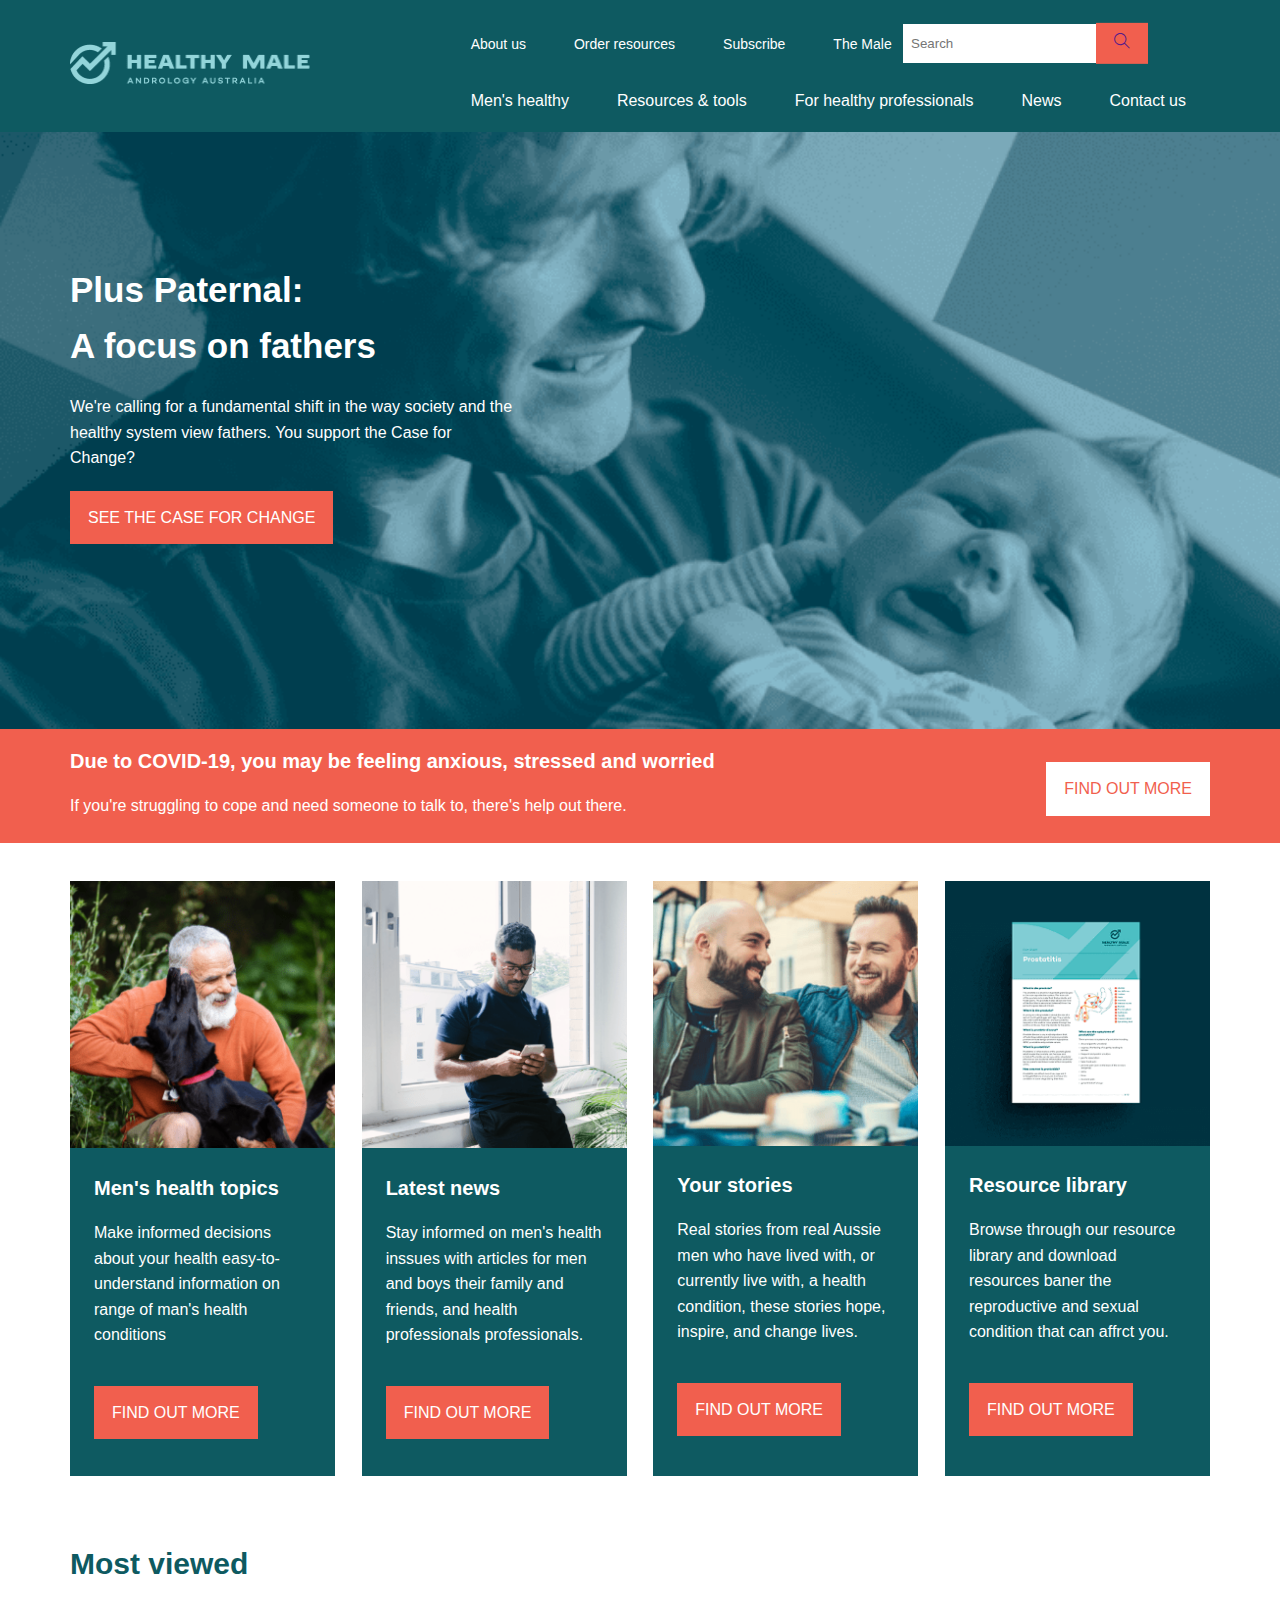
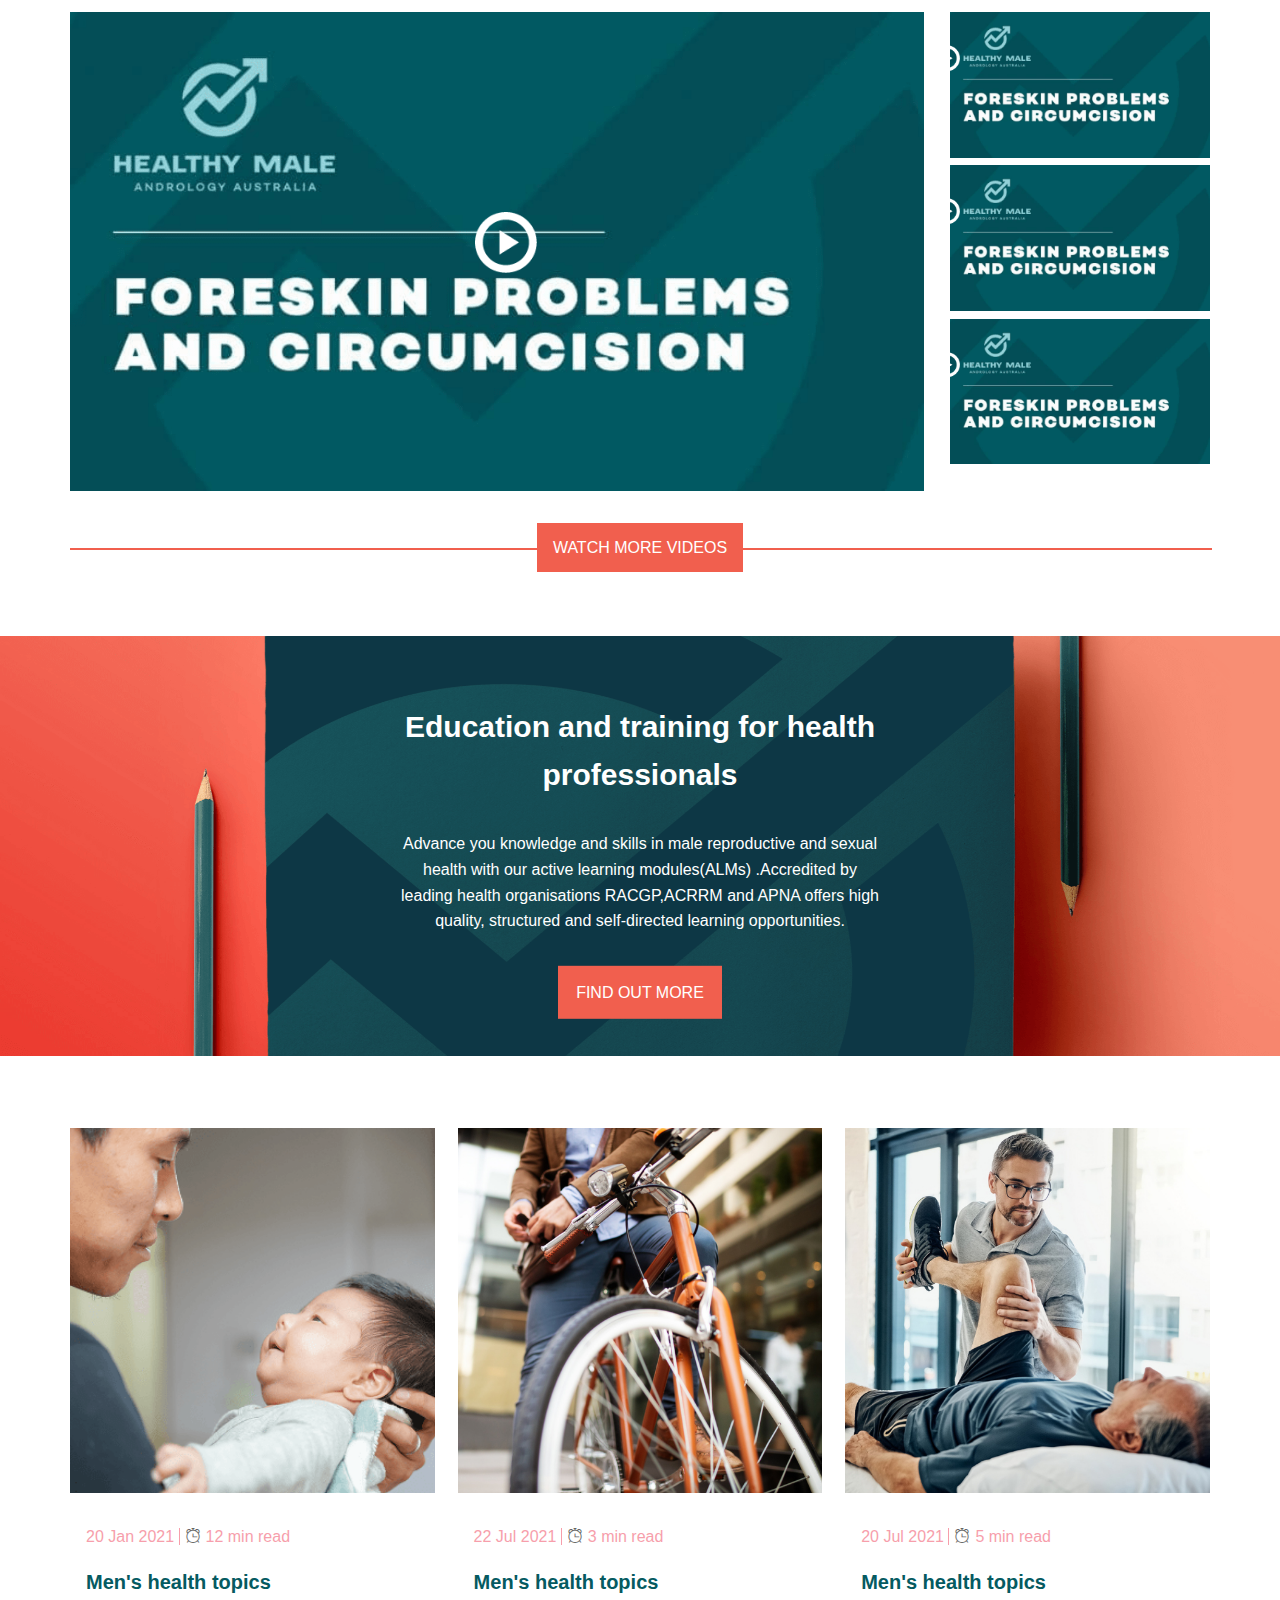
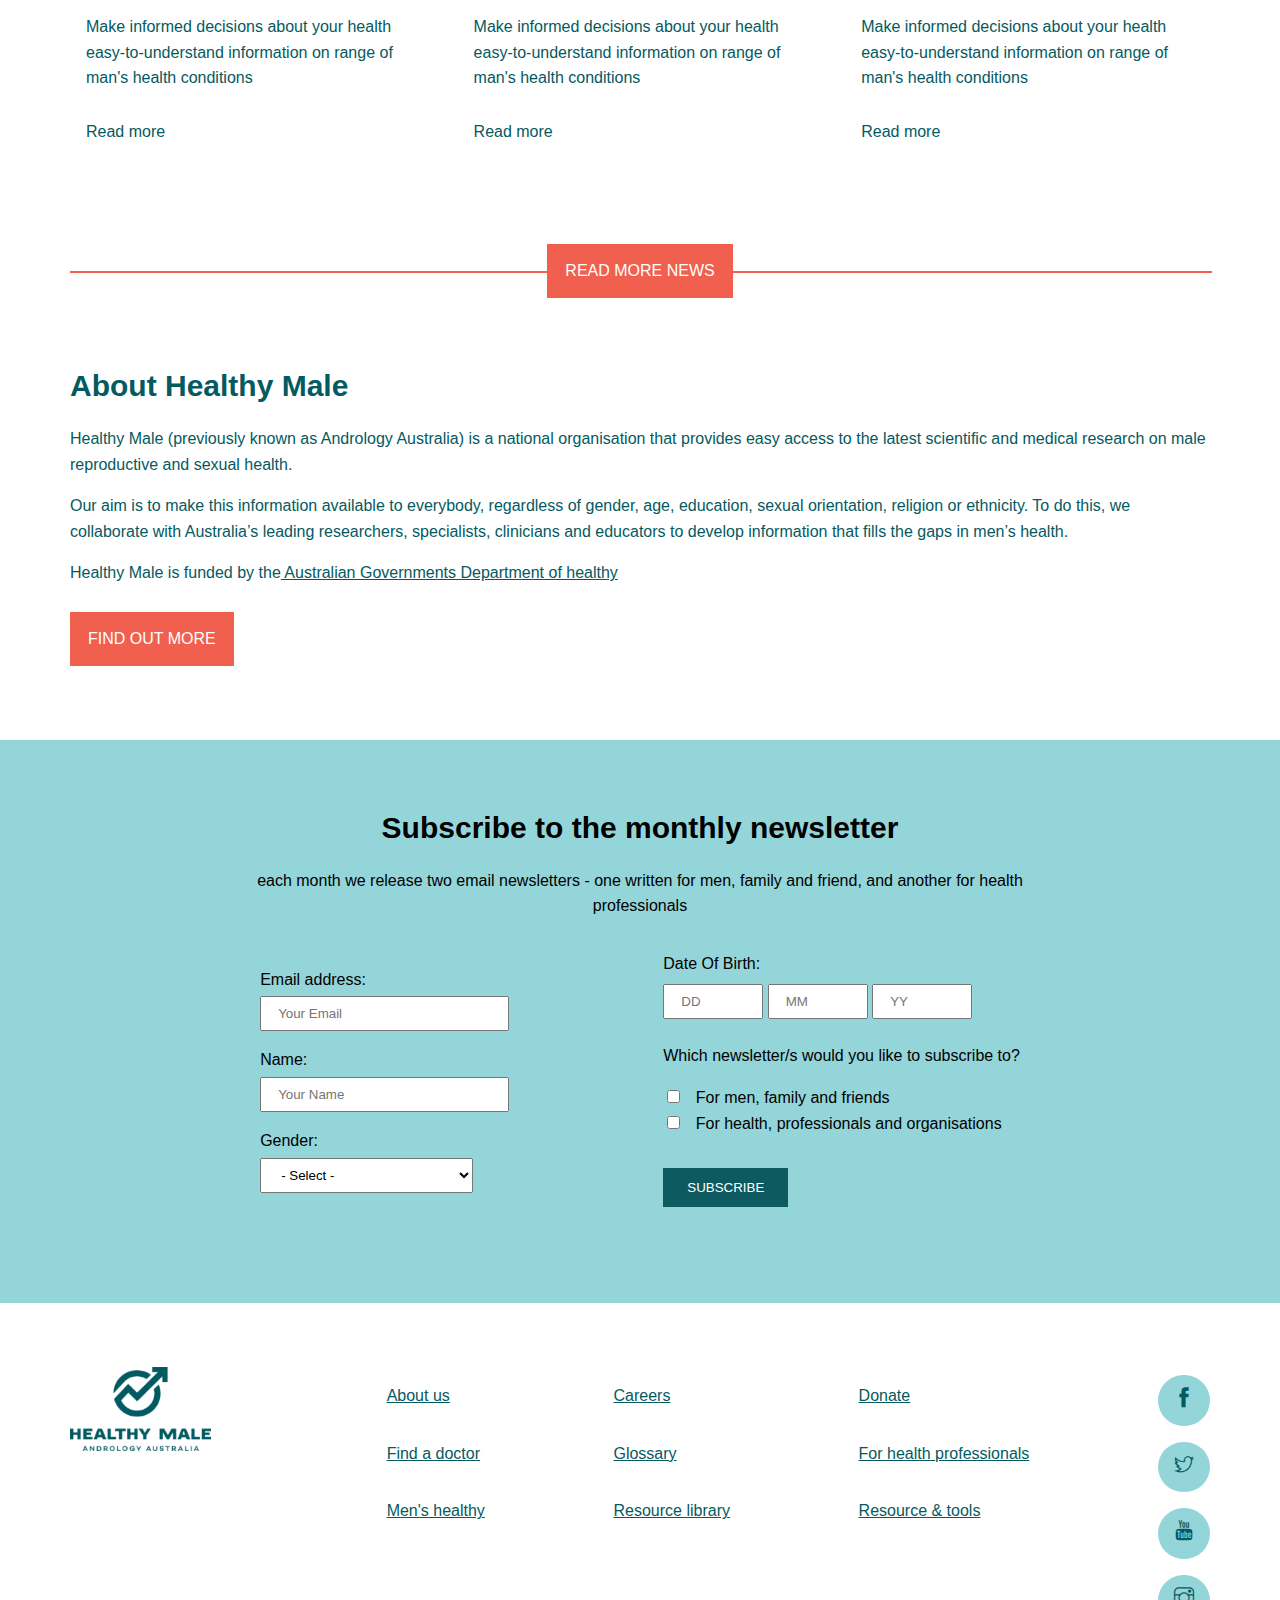
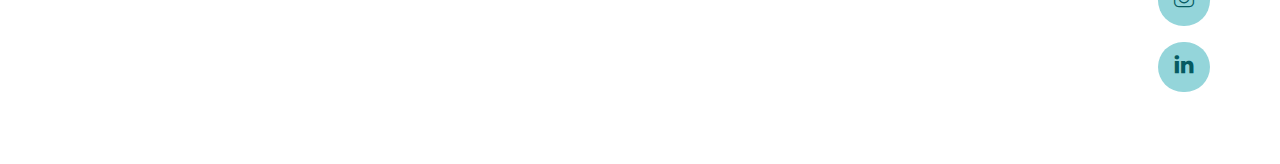
<file: index.html>
<!DOCTYPE html>
<html lang="en">
<head>
    <meta charset="UTF-8">
    <meta http-equiv="X-UA-Compatible" content="IE=edge">
    <meta name="viewport" content="width=device-width, initial-scale=1.0">
    <link rel="stylesheet" href="./css/style.css">
    <link rel="stylesheet" href="./assets/themify-icons/themify-icons.css">
    <link rel="stylesheet" href="./css/responsive.css">
    <script src="https://code.jquery.com/jquery-3.6.0.js" integrity="sha256-H+K7U5CnXl1h5ywQfKtSj8PCmoN9aaq30gDh27Xc0jk=" crossorigin="anonymous"></script>
    <title>Healthy male</title>
</head>
<body>
    <header class="header">
        <!-- Begin header -->
        <div class="container">
            <div class="header__menu">
                <div class="header__menu__logo">
                    <img src="./assets/images/Image 1.png" alt="" class="header__logo">
                </div>
                <div class="header__search header__search__menu">
                    <input type="text" class="header__menu__search" placeholder="Search">
                    <div class="header__icon__search"><a href=""><i class="ti-search"></i></a></div>
                </div>
                <div class="header__menu__nav">
                    <div class="header__menu__navtop">
                        <ul>
                            <li><a href="#about">About us</a></li>
                            <li><a href="#">Order resources</a></li>
                            <li><a href="#contact">Subscribe</a></li>
                            <li><a href="#">The Male</a></li>
                        </ul>
                    </div>
                    <div class="header__search header__search__nav">
                        <input type="text" class="header__menu__search" placeholder="Search">
                        <div class="header__icon__search"><a href=""><i class="ti-search"></i></a></div>
                    </div>
                    <div class="header__menu__navbottom">
                        <ul>
                            <li><a href="#">Men's healthy</a></li>
                            <li><a href="#">Resources & tools</a></li>
                            <li><a href="#">For healthy professionals</a></li>
                            <li><a href="#news">News</a></li>
                            <li><a href="#footer">Contact us</a></li>
                        </ul>
                    </div>
                    <div class="header__menu__social">
                        <a href=""><i class="ti-facebook"></i></a>
                        <a href=""><i class="ti-twitter"></i></a>
                        <a href=""><i class="ti-youtube"></i></a>
                        <a href=""><i class="ti-instagram"></i></a>
                        <a href=""><i class="ti-linkedin"></i></a>
                    </div>
                </div>
                <div class="header__more__menu">
                    <a href="#"><i class="ti-menu"></i></a>
                </div>
                <div class="header__close__menu">
                    <a href="#"><i class="ti-close"></i></a>
                </div>
            </div>
        </div>
        <!-- End header -->
    </header>
    <div class="main">
        <!-- Begin slider -->
        <div class="slider">
            <div class="slider__img">
                <img src="./assets/images/091e1bbe48472dd0fef250e299bb41e3@2x.png" alt="" class="slider__bgimg">
            </div>
            <div class="slider__mobile"></div>
            <div class="container">
                <div class="slider__content">
                    <div class="slider__title"><h1>
                        Plus Paternal: </br>
                            A focus on fathers
                        </h1>
                    </div>
                    <div class="slider__desc">
                        <p>
                            We're calling for a fundamental shift in the way society and the healthy system view fathers. You support the Case for Change?
                        </p>
                    </div>
                    <div class="slider__btn">
                        <a href="#" class="btn">See the case for change</a>
                    </div>
                </div>
            </div>
            <!-- begin slider text -->
            <div class="slider__text">
                <div class="container">
                    <div class="slider__text__body">
                        <div><h3 class="slider__text__title">
                            Due to COVID-19, you may be feeling anxious, stressed and worried
                        </h3></div>
                        <div><p class="slider__text__desc">
                            If you're struggling to cope and need someone to talk to, there's help out there.
                        </p>
                        </div>
                        <div>
                            <a href="" class="slider__text__btn btn btn__white">Find out more</a>
                        </div>
                        <div>
                            <a href="" class="slider__mobile__btn btn btn__white">odder now</a>
                        </div>

                    </div>
                </div>
            </div>
            <!-- end slider text -->
        </div>
        <!-- end slider -->
        <!-- begin news -->
        <div id="news" class="news">
            <div class="container">
                <!-- begin news top -->
                <div class="news__top">
                    <div class="news__top__item">
                        <img src="./assets/images/oldmen.png" alt="" class="news__item__img">
                        <div class="news__item__content">
                            <div><h3 class="news__item__title">Men's health topics</h3></div>
                            <div><p class="news__item__desc">Make informed decisions about your health easy-to-understand information on range of man's  health conditions </p></div>
                            <div class="news__mobile__desc">information an a range of men's health conditions</div>
                            <div class="news__top__btn"><a href="#" class="news__item__btn btn">Find out more</a></div>
                        </div>
                    </div>
                    <div class="news__top__item">
                        <img src="./assets/images/youngman.png" alt="" class="news__item__img">
                        <div class="news__item__content">
                            <div><h3 class="news__item__title">Latest news</h3></div>
                            <div><p class="news__item__desc">Stay informed on men's health inssues with articles for men and boys their family and friends, and health professionals professionals.</p></div>
                            <div class="news__mobile__desc">Stay informed on men's health issues</div>
                            <div class="news__top__btn"><a href="#" class="news__item__btn btn">Find out more</a></div>
                        </div>
                    </div>
                    <div class="news__top__item">
                        <img src="./assets/images/friends.png" alt="" class="news__item__img">
                        <div class="news__item__content">
                            <div><h3 class="news__item__title">Your stories</h3></div>
                            <div><p class="news__item__desc">Real stories from real Aussie men who have lived with, or currently live with, a health condition, these stories hope, inspire, and change lives.</p></div>
                            <div class="news__mobile__desc">Real stories form real Aussie men</div>
                            <div class="news__top__btn"><a href="#" class="news__item__btn btn">Find out more</a></div>
                        </div>
                    </div>
                    <div class="news__top__item">
                        <img src="./assets/images/newslibrary.png" alt="" class="news__item__img">
                        <div class="news__item__content">
                            <div><h3 class="news__item__title">Resource library</h3></div>
                            <div><p class="news__item__desc">Browse through our resource library and download resources baner the reproductive and sexual condition that can affrct you.</p></div>
                            <div class="news__mobile__desc">Browse through our resource library</div>
                            <div class="news__top__btn"><a href="#" class="news__item__btn btn">Find out more</a></div>
                        </div>
                    </div>
                </div>
                <!-- end news top -->
                <!-- begin new bottom -->
                <div class="news__bottom">
                    <h2 class="news__bottom__title">
                        Most viewed
                    </h2>
                    <div class="news__bottom__videos">
                        <div class="news__video__main">
                            <img src="./assets/images/Image 2@3x.png" alt="" class="news__main__video">
                            <img src="./assets/images/Play.png" alt="" class="news__video__play">
                        </div>
                        <div class="news__videos__sub">
                            <div class="news__subnews">
                                <img src="./assets/images/Image 2.png" alt="" class="news__videos__subnews">
                                <img src="./assets/images/Play.png" alt="" class="news__video__playsub">
                            </div>
                            <div class="news__subnews">
                                <img src="./assets/images/Image 2.png" alt="" class="news__videos__subnews">
                                <img src="./assets/images/Play.png" alt="" class="news__video__playsub">
                            </div>
                            <div class="news__subnews">
                                <img src="./assets/images/Image 2.png" alt="" class="news__videos__subnews">
                                <img src="./assets/images/Play.png" alt="" class="news__video__playsub">
                            </div>
                        </div>
                    </div>
                    <div class="news__bottom__btn">
                        <a href="#" class="news__btn btn">Watch more videos</a>
                    </div>
                </div>
            </div>
        </div>
        <!-- end news -->
        <!-- begin banner -->
        <div class="banner">
            <div>
                <img src="./assets/images/education.png" alt="" class="banner__img">
                <img src="./assets/images/download.png" alt="" class="banner__mobile__img">
            </div>
            <!-- <picture>
                <source media="(min-width: 768px)" srcset="./assets/images/education.png">
                <img src="./assets/images/download.png">
              </picture> -->
            <div class="container">
                <div class="banner__content">
                    <div><h2 class="banner__title">Education and training for health professionals</h2></div>
                    <div><p class="banner__desc">Advance you knowledge and skills in male reproductive and sexual health with our active learning modules(ALMs)
                        .Accredited by leading health organisations RACGP,ACRRM and APNA offers high quality, structured and self-directed learning opportunities.
                    </p></div>
                    <div>
                        <a href="#" class="banner__btn btn">find out more</a>
                    </div>
                </div>
            </div>
        </div>
        <!-- end banner -->
        <!-- begin about -->
        <div id="about" class="about">
            <div class="container">
                <div class="about__news">
                    <div class="about__news__item">
                        <img src="./assets/images/Image 3.png" alt="" class="about__item__img">
                        <div class="about__item__content">
                            <div><p class="about__news__date">
                                20 Jan 2021 <span class="about__time__read"><i class="ti-alarm-clock"></i>12 min read</span>
                            </p></div>
                            <div><h3 class="about__item__title">Men's health topics</h3></div>
                            <div><p class="about__item__desc">Make informed decisions about your health easy-to-understand information on range of man's  health conditions </p></div>
                            <div class="about__btn__rmn"><a href="#"  >Read more</a></div>
                        </div>
                    </div>
                    <div class="about__news__item">
                        <img src="./assets/images/aboubike.png" alt="" class="about__item__img">
                        <div class="about__item__content">
                            <div><p class="about__news__date">
                                22 Jul 2021 <span class="about__time__read"><i class="ti-alarm-clock"></i>3 min read</span>
                            </p></div>
                            <div><h3 class="about__item__title">Men's health topics</h3></div>
                            <div><p class="about__item__desc">Make informed decisions about your health easy-to-understand information on range of man's  health conditions </p></div>
                            <div class="about__btn__rmn"><a href="#"  >Read more</a></div>
                        </div>
                    </div>
                    <div class="about__news__item">
                        <img src="./assets/images/aboutstrong.png" alt="" class="about__item__img">
                        <div class="about__item__content">
                            <div><p class="about__news__date">
                                20 Jul 2021  <span class="about__time__read"><i class="ti-alarm-clock"></i>5 min read</span>
                            </p></div>
                            <div><h3 class="about__item__title">Men's health topics</h3></div>
                            <div><p class="about__item__desc">Make informed decisions about your health easy-to-understand information on range of man's  health conditions </p></div>
                            <div class="about__btn__rmn"><a href="#"  >Read more</a></div>
                        </div>
                    </div>
                </div>
                <div class="about__news__btn">
                    <a href="" class="btn">Read more news</a>
                </div>
                <div class="about__content">
                    <div><h2 class="about__title">
                        About Healthy Male
                    </h2></div>
                    <div><p class="about__desc">Healthy Male (previously known as Andrology Australia) is a national organisation that provides easy access to the latest scientific and medical research on male reproductive and sexual health.</p></div>
                    <div><p class="about__desc">Our aim is to make this information available to everybody, regardless of gender, age, education, sexual orientation, religion or ethnicity. To do this, we collaborate with Australia’s leading researchers, specialists, clinicians and educators to develop information that fills the gaps in men’s health.</p></div>
                    <div><p class="about__desc">Healthy Male is funded by the<a href="#"> Australian Governments Department of healthy</a></p></div>
                    <div class="about__btn">
                        <a href="" class="btn">Find out more</a>
                    </div>
                </div>
            </div>
        </div>
        <!-- end about -->
        <!--  begin contact -->
        <div id="contact" class="contact">
            <div class="container">
                <div class="contact__content">
                    <div><h2 class="contact__title">Subscribe to the monthly newsletter</h2></div>
                    <div class="contact__desc">each month we release two email newsletters - one written for men, family and friend, and another for health professionals</div>
                </div>
                <form action="#">
                    <div class="contact__form">
                        <div class="contact__form__left">
                            <div class="contact__form__email">
                                <label class="contact__femail" for="email">Email address:</label></br>
                                <input type="email" required class="contact__form__control" placeholder="Your Email" name="email" value="">
                            </div>
                            <div class="contact__form__name">
                                <label class="contact__fname" for="name">Name:</label></br>
                                <input type="text" required class="contact__form__control" placeholder="Your Name" name="your name" value="">
                            </div>
                            <div class="contact__form__gender">
                                <label class="fgender" for="gender">Gender:</label></br>
                                <select name="gender"  class="contact__form__control">
                                    <option value="select">- Select -</option>
                                    <option value="male">Male</option>
                                    <option value="female">Female</option>
                                    <option value="other">Other</option>
                                </select>
                            </div>
                        </div>
                        <div class="contact__form__right">
                            <div class="contact__form__dob">
                                <label class="dob" for="date of birth">Date Of Birth:</label></br>
                                <input type="text" name="day" id="date of birth" placeholder="DD" required class="contact__form__controldob contact__form__dobdd">
                                <input type="text" name="month" id="" placeholder="MM" required class="contact__form__controldob">
                                <input type="text" name="year" id="" placeholder="YY" required class="contact__form__controldob">
                            </div>
                            <div class="contact__radio"><p> Which newsletter/s would you like to subscribe to?</p></div>
                                <input type="checkbox" name="subscribe to">
                                <label class="contact__radio__lable" for="for men,family and friends">For men, family and friends</label><br>
                                <input type="checkbox" name="subscribe to">
                                <label class="contact__radio__lable" for="for health,professionals and organisations">For health, professionals and organisations</label>
                                <div class="contact__btn">
                                    <input type="submit" value="Subscribe" class="contact__btn__subscribe">
                                </div>
                            </div>
                        </div>
                    </div>
                </form>
            </div>
        </div>
        <!-- end contact -->
    </div>
    <footer id="footer" class="footer">
        <div class="container">
            <div class="footer__menu">
                <div class="footer__logo">
                    <img src="./assets/images/Image 4.png" alt="" class="footer__logo__img">
                </div>
                <div class="footer__menu__row">
                    <a href="" class="footer__session">About us</a>
                    <a href="" class="footer__session">Find a doctor</a>
                    <a href="" class="footer__session">Men's healthy</a>
                </div>
                <div class="footer__menu__row">
                    <a href="" class="footer__session">Careers</a>
                    <a href="" class="footer__session">Glossary</a>
                    <a href="" class="footer__session">Resource library</a>
                </div>
                <div class="footer__menu__row">
                    <a href="" class="footer__session">Donate</a>
                    <a href="" class="footer__session">For health professionals</a>
                    <a href="" class="footer__session">Resource & tools</a>
                </div>
                <div class="footer__social">
                    <a href="#" class="footer__item"><i class="ti-facebook"></i></a>
                    <a href="#" class="footer__item"><i class="ti-twitter"></i></a>
                    <a href="#" class="footer__item"><i class="ti-youtube"></i></a>
                    <a href="#" class="footer__item"><i class="ti-instagram"></i></a>
                    <a href="#" class="footer__item"><i class="ti-linkedin"></i></a>
                </div>
                <div class="footer__menu__mobile">
                    <div class="footer__mobile__row">
                        <a href="" class="footer__session">About us</a>
                        <a href="" class="footer__session">Find a doctor</a>
                        <a href="" class="footer__session">Men's healthy</a>
                        <a href="" class="footer__session">Contact us</a> 
                        <a href="" class="footer__session">Glossary</a>
                    </div>
                    <div class="footer__mobile__row">
                    <a href="" class="footer__session">Resource library</a>
                        <a href="" class="footer__session">Donate</a>
                    <a href="" class="footer__session">For health professionals</a>
                    <a href="" class="footer__session">Resource & tools</a>
                    </div>
                </div>

            </div>
        </div>
    </footer>
    <script> 
    
        $(document).ready(function () {
            $('.header__more__menu').click(function () {
                $(this).parents('.header__menu').find('.header__menu__nav').toggleClass('show__more') 
                // && $(this).addClass('hide') || $(this).parents('.header__menu__nav').addClass('show__close');
            });
        });
        // const isShow = document.querySelector('.header__close__menu')
        // function showClose(){
        //     isShow.className.add('show__close')
        // }
    </script>
</body>
</html>
</file>
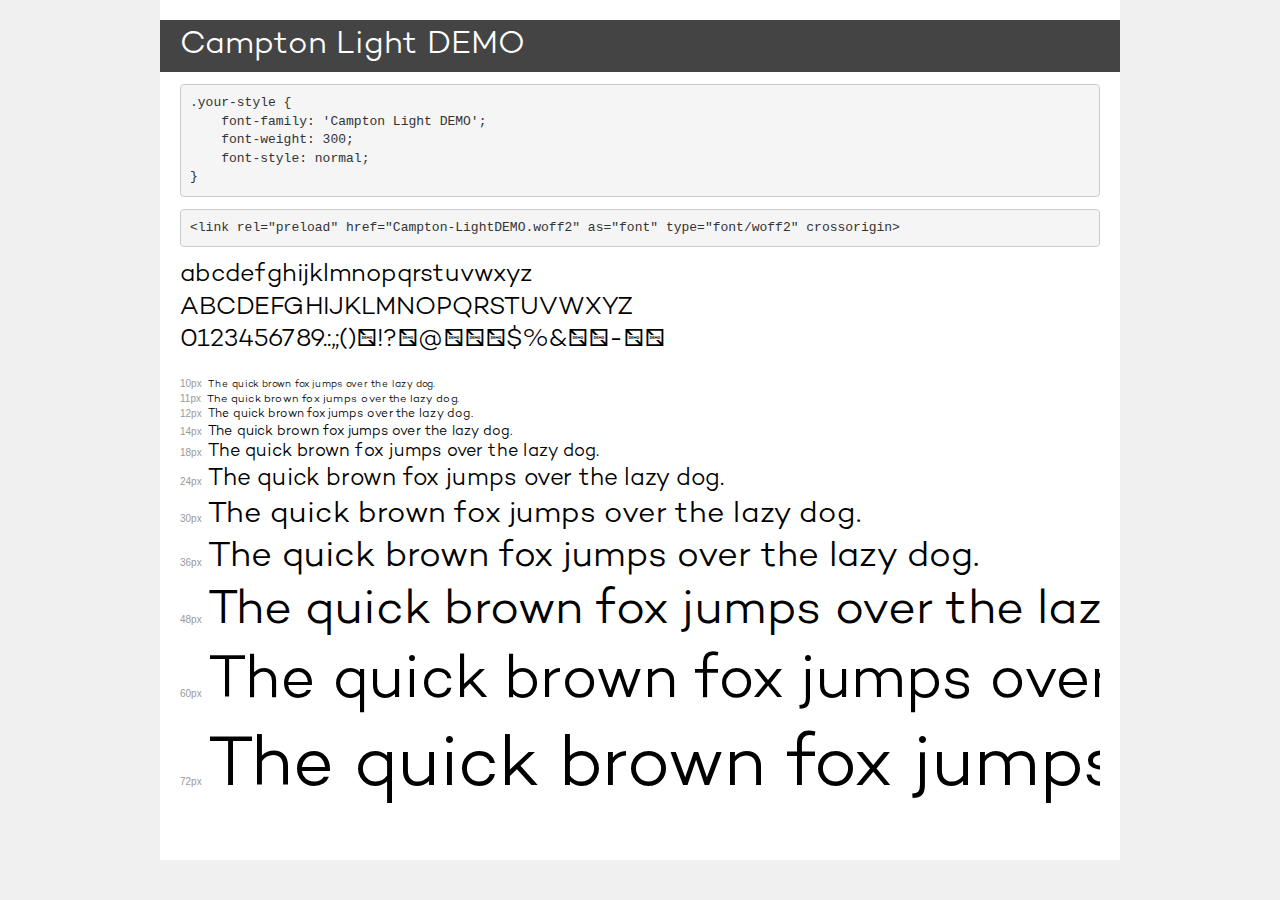
<file: assets/fonts/transfonter.org-20210730-074112/demo.html>
<!DOCTYPE html>
<html lang="en">
<head>
    <meta charset="utf-8">
    <meta http-equiv="X-UA-Compatible" content="IE=edge">
    <meta name="viewport" content="width=device-width, initial-scale=1">
    <meta name="robots" content="noindex, noarchive">
    <meta name="format-detection" content="telephone=no">
    <title>Transfonter demo</title>
    <link href="stylesheet.css" rel="stylesheet">
    <style>
        /*
        http://meyerweb.com/eric/tools/css/reset/
        v2.0 | 20110126
        License: none (public domain)
        */
        html, body, div, span, applet, object, iframe,
        h1, h2, h3, h4, h5, h6, p, blockquote, pre,
        a, abbr, acronym, address, big, cite, code,
        del, dfn, em, img, ins, kbd, q, s, samp,
        small, strike, strong, sub, sup, tt, var,
        b, u, i, center,
        dl, dt, dd, ol, ul, li,
        fieldset, form, label, legend,
        table, caption, tbody, tfoot, thead, tr, th, td,
        article, aside, canvas, details, embed,
        figure, figcaption, footer, header, hgroup,
        menu, nav, output, ruby, section, summary,
        time, mark, audio, video {
            margin: 0;
            padding: 0;
            border: 0;
            font-size: 100%;
            font: inherit;
            vertical-align: baseline;
        }
        /* HTML5 display-role reset for older browsers */
        article, aside, details, figcaption, figure,
        footer, header, hgroup, menu, nav, section {
            display: block;
        }
        body {
            line-height: 1;
        }
        ol, ul {
            list-style: none;
        }
        blockquote, q {
            quotes: none;
        }
        blockquote:before, blockquote:after,
        q:before, q:after {
            content: '';
            content: none;
        }
        table {
            border-collapse: collapse;
            border-spacing: 0;
        }
        /* demo styles */
        body {
            background: #f0f0f0;
            color: #000;
        }
        .page {
            background: #fff;
            width: 920px;
            margin: 0 auto;
            padding: 20px 20px 0 20px;
            overflow: hidden;
        }
        .font-container {
            overflow-x: auto;
            overflow-y: hidden;
            margin-bottom: 40px;
            line-height: 1.3;
            white-space: nowrap;
            padding-bottom: 5px;
        }
        h1 {
            position: relative;
            background: #444;
            font-size: 32px;
            color: #fff;
            padding: 10px 20px;
            margin: 0 -20px 12px -20px;
        }
        .letters {
            font-size: 25px;
            margin-bottom: 20px;
        }
        .s10:before {
            content: '10px';
        }
        .s11:before {
            content: '11px';
        }
        .s12:before {
            content: '12px';
        }
        .s14:before {
            content: '14px';
        }
        .s18:before {
            content: '18px';
        }
        .s24:before {
            content: '24px';
        }
        .s30:before {
            content: '30px';
        }
        .s36:before {
            content: '36px';
        }
        .s48:before {
            content: '48px';
        }
        .s60:before {
            content: '60px';
        }
        .s72:before {
            content: '72px';
        }
        .s10:before, .s11:before, .s12:before, .s14:before,
        .s18:before, .s24:before, .s30:before, .s36:before,
        .s48:before, .s60:before, .s72:before {
            font-family: Arial, sans-serif;
            font-size: 10px;
            font-weight: normal;
            font-style: normal;
            color: #999;
            padding-right: 6px;
        }
        pre {
            display: block;
            padding: 9px;
            margin: 0 0 12px;
            font-family: Monaco, Menlo, Consolas, "Courier New", monospace;
            font-size: 13px;
            line-height: 1.428571429;
            color: #333;
            font-weight: normal;
            font-style: normal;
            background-color: #f5f5f5;
            border: 1px solid #ccc;
            overflow-x: auto;
            border-radius: 4px;
        }
        /* responsive */
        @media (max-width: 959px) {
            .page {
                width: auto;
                margin: 0;
            }
        }
    </style>
</head>
<body>
<div class="page">
    <div class="demo">
        <h1 style="font-family: 'Campton Light DEMO'; font-weight: 300; font-style: normal;">Campton Light DEMO</h1>
        <pre title="Usage">.your-style {
    font-family: 'Campton Light DEMO';
    font-weight: 300;
    font-style: normal;
}</pre>
        <pre title="Preload (optional)">
&lt;link rel=&quot;preload&quot; href=&quot;Campton-LightDEMO.woff2&quot; as=&quot;font&quot; type=&quot;font/woff2&quot; crossorigin&gt;</pre>
        <div class="font-container" style="font-family: 'Campton Light DEMO'; font-weight: 300; font-style: normal;">
            <p class="letters">
                abcdefghijklmnopqrstuvwxyz<br>
ABCDEFGHIJKLMNOPQRSTUVWXYZ<br>
                0123456789.:,;()*!?'@#&lt;&gt;$%&^+-=~
            </p>
            <p class="s10" style="font-size: 10px;">The quick brown fox jumps over the lazy dog.</p>
            <p class="s11" style="font-size: 11px;">The quick brown fox jumps over the lazy dog.</p>
            <p class="s12" style="font-size: 12px;">The quick brown fox jumps over the lazy dog.</p>
            <p class="s14" style="font-size: 14px;">The quick brown fox jumps over the lazy dog.</p>
            <p class="s18" style="font-size: 18px;">The quick brown fox jumps over the lazy dog.</p>
            <p class="s24" style="font-size: 24px;">The quick brown fox jumps over the lazy dog.</p>
            <p class="s30" style="font-size: 30px;">The quick brown fox jumps over the lazy dog.</p>
            <p class="s36" style="font-size: 36px;">The quick brown fox jumps over the lazy dog.</p>
            <p class="s48" style="font-size: 48px;">The quick brown fox jumps over the lazy dog.</p>
            <p class="s60" style="font-size: 60px;">The quick brown fox jumps over the lazy dog.</p>
            <p class="s72" style="font-size: 72px;">The quick brown fox jumps over the lazy dog.</p>
        </div>
    </div>

</div>
</body>
</html>
</file>
<file: css/style.css>
.container {
  width: 1180px;
  max-width: 100%;
  margin: 0 auto;
  padding: 0 20px;
}

.btn {
  text-transform: uppercase;
  text-decoration: none;
  padding: 14px 18px;
  background-color: #f15f4e;
  color: #fff;
  display: inline-block;
}

.btn__white {
  background-color: #fff;
  color: #f15f4e;
}

@font-face {
  font-family: 'Campton Light DEMO';
  src: url("Campton-LightDEMO.eot");
  src: url("Campton-LightDEMO.eot?#iefix") format("embedded-opentype"), url("Campton-LightDEMO.woff2") format("woff2"), url("Campton-LightDEMO.woff") format("woff"), url("Campton-LightDEMO.ttf") format("truetype"), url("Campton-LightDEMO.svg#Campton-LightDEMO") format("svg");
  font-weight: 300;
  font-style: normal;
  font-display: swap;
}

html, body, div, span, applet, object, iframe,
h1, h2, h3, h4, h5, h6, p, blockquote, pre,
a, abbr, acronym, address, big, cite, code,
del, dfn, em, img, ins, kbd, q, s, samp,
small, strike, strong, sub, sup, tt, var,
b, u, i, center,
dl, dt, dd, ol, ul, li,
fieldset, form, label, legend,
table, caption, tbody, tfoot, thead, tr, th, td,
article, aside, canvas, details, embed,
figure, figcaption, footer, header, hgroup,
menu, nav, output, ruby, section, summary,
time, mark, audio, video {
  margin: 0;
  padding: 0;
  border: 0;
  font-size: 100%;
  font: inherit;
  vertical-align: baseline;
  font-family: sans-serif;
  font-size: 1.6rem;
  -webkit-box-sizing: border-box;
          box-sizing: border-box;
}

body {
  line-height: 1.6;
  font-family: 'Campton Light DEMO' sans-serif;
}

ol, ul {
  list-style: none;
}

html {
  font-size: 62.5%;
}

h1 {
  font-size: 3.5rem;
}

h2 {
  font-size: 3rem;
}

h3 {
  font-size: 2rem;
}

h4 {
  font-size: 1.8rem;
}

h5 {
  font-size: 1.6rem;
}

h6 {
  font-size: 1.4rem;
}

h1, h2, h3, h4.h5.h6 {
  font-weight: 900;
}

.header {
  position: fixed;
  min-height: 132px;
  width: 100%;
  height: auto;
  top: 0;
  z-index: 2;
  background-color: #0e5a61;
}

.header__menu {
  display: -webkit-box;
  display: -ms-flexbox;
  display: flex;
  -webkit-box-pack: justify;
      -ms-flex-pack: justify;
          justify-content: space-between;
  -webkit-box-align: center;
      -ms-flex-align: center;
          align-items: center;
}

.header__menu__logo {
  padding: 36px 0 16px 0;
}

.header__menu__nav {
  display: -webkit-box;
  display: -ms-flexbox;
  display: flex;
  -webkit-box-orient: vertical;
  -webkit-box-direction: normal;
      -ms-flex-direction: column;
          flex-direction: column;
}

.header__menu__navtop ul, .header__menu__navbottom ul {
  display: -webkit-box;
  display: -ms-flexbox;
  display: flex;
}

.header__menu__navtop ul li, .header__menu__navbottom ul li {
  margin: 0 16px;
}

.header__menu__navtop ul li a, .header__menu__navbottom ul li a {
  color: #fff;
  text-decoration: none;
  padding: 12px 8px;
}

.header__menu__navtop ul li:hover, .header__menu__navbottom ul li:hover {
  text-decoration: underline;
  -webkit-transition: 0.5;
  transition: 0.5;
}

.header__menu__navtop {
  line-height: 39px;
}

.header__menu__navtop ul {
  margin: 24px 0;
}

.header__menu__navtop ul li a {
  text-decoration: none;
  font-size: 1.4rem;
}

.header__menu__navtop ul input {
  border: none;
  padding: 12px;
}

.header__search {
  position: absolute;
  display: -webkit-box;
  display: -ms-flexbox;
  display: flex;
  top: 18%;
  right: calc((100% - 1080px) / 2);
  padding-right: 32px;
}

.header__icon__search {
  -webkit-transform: translateY(15%);
          transform: translateY(15%);
}

.header__icon__search a {
  text-decoration: none;
}

.header__icon__search a:hover {
  opacity: 0.8;
  color: #fff;
}

.header__icon__search a i {
  padding: 10px 18px 15px 18px;
  background-color: #f15f4e;
  font-size: 1.6rem;
}

.header__search__menu {
  display: none;
}

.header__more__menu, .header__close__menu {
  display: none;
  position: absolute;
  top: 10%;
  right: 0;
}

.header__more__menu a, .header__close__menu a {
  text-decoration: none;
  color: #f15f4e;
}

.header__more__menu a i, .header__close__menu a i {
  font-size: 3rem;
  padding: 10px 18px 15px 18px;
}

.header__menu__search {
  padding: 12px 8px;
  border: none;
}

.header__menu__social {
  display: none;
}

.slider {
  margin-top: 132px;
  position: relative;
  width: 100%;
}

.slider__img {
  width: 100%;
}

.slider__bgimg {
  width: 100%;
  height: auto;
  display: block;
}

.slider__content {
  position: absolute;
  bottom: 42%;
  width: 35%;
  color: #fff;
}

.slider__mobile {
  display: none;
}

.slider__title {
  margin-bottom: 20px;
}

.slider__desc {
  margin-bottom: 20px;
}

.slider__btn a:hover {
  background-color: #0e5a61;
  color: #fff;
}

.slider__text {
  width: 100%;
  color: #fff;
  background-color: #f15f4e;
}

.slider__text__body {
  padding: 16px 0;
}

.slider__text__title {
  display: inline-block;
  margin-bottom: 8px;
}

.slider__text__desc {
  margin: 8px 0;
}

.slider__text__btn, .slider__mobile__btn {
  float: right;
  -webkit-transform: translateY(-65px);
          transform: translateY(-65px);
}

.slider__text__btn:hover, .slider__mobile__btn:hover {
  background-color: #0e5a61;
  color: #fff;
}

.slider__mobile__btn {
  display: none;
}

.news {
  width: 100%;
}

.news__top {
  display: -webkit-box;
  display: -ms-flexbox;
  display: flex;
  -ms-flex-wrap: wrap;
      flex-wrap: wrap;
  -webkit-box-pack: justify;
      -ms-flex-pack: justify;
          justify-content: space-between;
  width: 100%;
  margin: 32px 0;
}

.news__top__item {
  background-color: #0e5a61;
  color: #fff;
  width: calc(( 100% / 4 ) - 20px);
}

.news__item__img {
  width: 100%;
  height: auto;
}

.news__item__content {
  height: 320px;
  position: relative;
  padding: 16px 24px;
  display: -webkit-box;
  display: -ms-flexbox;
  display: flex;
  -webkit-box-orient: vertical;
  -webkit-box-direction: normal;
      -ms-flex-direction: column;
          flex-direction: column;
  -webkit-box-flex: 1;
      -ms-flex: 1;
          flex: 1;
}

.news__item__title {
  margin-bottom: 16px;
}

.news__item__desc {
  margin-bottom: 8px;
}

.news__mobile__desc {
  display: none;
}

.news__top__btn {
  position: absolute;
  bottom: 4%;
}

.news__item__btn {
  margin: 24px 0 24px 0;
}

.news__item__btn:hover {
  background-color: #94d5da;
  color: #000;
}

.news__bottom {
  margin: 64px 0;
}

.news__bottom__title {
  color: #0e5a61;
  margin-bottom: 24px;
}

.news__bottom__videos {
  display: -webkit-box;
  display: -ms-flexbox;
  display: flex;
  -webkit-box-pack: justify;
      -ms-flex-pack: justify;
          justify-content: space-between;
}

.news__video__main {
  position: relative;
}

.news__main__video {
  display: inline-block;
  width: 97%;
}

.news__video__play {
  position: absolute;
  left: 46%;
  top: 41%;
  width: 7%;
}

.news__videos__sub {
  width: 26%;
}

.news__videos__subnews {
  width: 100%;
}

.news__video__playsub {
  position: absolute;
  -webkit-transform: translateY(130%);
          transform: translateY(130%);
  left: 73%;
  width: 2%;
}

.news__bottom__btn {
  text-align: center;
  margin: 24px 0;
  position: relative;
}

.news__btn {
  padding: 12px 16px;
}

.news__btn::after {
  content: '';
  position: absolute;
  width: 100%;
  left: 0;
  top: 50%;
  border: 1px solid #f15f4e;
  z-index: -1;
}

.news__btn:hover {
  background-color: #0e5a61;
  color: #fff;
}

.about {
  width: 100%;
  height: auto;
}

.about__news {
  display: -webkit-box;
  display: -ms-flexbox;
  display: flex;
  -ms-flex-wrap: wrap;
      flex-wrap: wrap;
  -webkit-box-pack: justify;
      -ms-flex-pack: justify;
          justify-content: space-between;
  width: 100%;
  margin: 32px 0 64px 0;
}

.about__news__item {
  width: 32%;
}

.about__item__img {
  width: 100%;
}

.about__item__content {
  color: #055a61;
  margin: 24px 16px;
}

.about__news__date {
  color: #f25f74;
  opacity: 0.6;
}

.about__time__read {
  border-left: 1px solid #f25f74;
  padding-left: 5px;
}

.about__time__read i {
  color: #000;
  margin-right: 5px;
}

.about__item__title {
  margin: 16px 0;
}

.about__item__desc {
  margin-bottom: 16px;
}

.about__item__btn {
  color: #055a61;
}

.about__news__btn {
  position: relative;
  text-align: center;
  z-index: 1;
}

.about__news__btn a::after {
  content: '';
  position: absolute;
  width: 100%;
  left: 0;
  top: 50%;
  border: 1px solid #f15f4e;
  z-index: -1;
}

.about__news__btn a:hover {
  background-color: #0e5a61;
}

.about__btn__rmn {
  margin-top: auto;
  padding: 12px 0;
}

.about__btn__rmn a {
  text-decoration: none;
  color: #055a61;
}

.about__btn__rmn:hover {
  text-decoration: underline;
}

.about__content {
  margin: 64px 0;
  color: #055a61;
}

.about__title {
  margin: 16px 0;
}

.about__desc {
  margin-bottom: 16px;
}

.about__desc a {
  color: #055a61;
}

.about__btn {
  padding: 10px 0;
  margin-top: 16px;
}

.about__btn a:hover {
  background-color: #0e5a61;
}

.banner {
  width: 100%;
  position: relative;
  margin-bottom: 64px;
}

.banner__img {
  width: 100%;
  height: 420px;
}

.banner__mobile__img {
  display: none;
}

.banner__content {
  width: 75%;
  text-align: center;
  position: absolute;
  top: 0;
  left: 12.5%;
  -webkit-transform: translateY(10%);
          transform: translateY(10%);
  color: #fff;
}

.banner__title {
  width: 50%;
  margin: 0 auto;
  padding: 32px 0;
}

.banner__desc {
  width: 50%;
  margin: 0 auto;
}

.banner__btn {
  margin-top: 32px;
}

.banner__btn:hover {
  background-color: #94d5da;
  color: #000;
}

.contact {
  background-color: #94d5da;
  width: 100%;
  text-align: center;
  padding-bottom: 64px;
}

.contact__content {
  width: 70%;
  margin: 0 auto;
}

.contact__title {
  padding: 64px 0 16px 0;
}

.contact__desc {
  margin-bottom: 32px;
}

.contact__form {
  display: -webkit-box;
  display: -ms-flexbox;
  display: flex;
  text-align: start;
  -webkit-box-pack: space-evenly;
      -ms-flex-pack: space-evenly;
          justify-content: space-evenly;
}

.contact__form__email, .contact__form__name, .contact__form__gender {
  margin: 16px 0;
}

.contact__form__control {
  margin-top: 4px;
  padding: 8px 16px;
  width: 100%;
}

.contact__form__controldob {
  margin: 8px 0;
  width: 64px;
  padding: 8px 16px;
}

.contact__radio {
  margin: 16px 0;
}

.contact__radio input {
  padding: 2px;
}

.contact__radio__lable {
  margin: 0 8px;
}

.contact__btn {
  margin: 32px 0;
}

.contact__btn__subscribe {
  padding: 12px 24px;
  background-color: #0e5a61;
  color: #fff;
  text-transform: uppercase;
  border: none;
}

.contact__btn__subscribe:hover {
  background-color: #f15f4e;
  -webkit-transition: 0.5;
  transition: 0.5;
}

.footer {
  width: 100%;
}

.footer__menu {
  display: -webkit-box;
  display: -ms-flexbox;
  display: flex;
  -ms-flex-wrap: wrap;
      flex-wrap: wrap;
  -webkit-box-pack: justify;
      -ms-flex-pack: justify;
          justify-content: space-between;
  padding: 64px 0;
}

.footer__logo__img {
  color: #055a61;
  width: 75%;
}

.footer__menu__mobile {
  display: none;
}

.footer__menu__row, .footer__mobile__row {
  display: -webkit-box;
  display: -ms-flexbox;
  display: flex;
  -webkit-box-orient: vertical;
  -webkit-box-direction: normal;
      -ms-flex-direction: column;
          flex-direction: column;
}

.footer__menu__row a, .footer__mobile__row a {
  color: #055a61;
  padding: 16px 0;
  display: inline-block;
}

.footer__menu__row a:hover, .footer__mobile__row a:hover {
  opacity: 0.8;
}

.footer__social {
  display: -webkit-box;
  display: -ms-flexbox;
  display: flex;
  -webkit-box-orient: vertical;
  -webkit-box-direction: normal;
      -ms-flex-direction: column;
          flex-direction: column;
}

.footer__social a {
  margin: 8px 0;
  text-decoration: none;
  padding: 12px 16px;
  border-radius: 50px;
  background-color: #94d5da;
  color: #055a61;
}

.footer__social a i {
  font-size: 2rem;
}

.footer__social a:hover {
  opacity: 0.8;
}
/*# sourceMappingURL=style.css.map */
</file>
<file: assets/themify-icons/themify-icons.css>
@font-face {
	font-family: 'themify';
	src:url('fonts/themify.eot?-fvbane');
	src:url('fonts/themify.eot?#iefix-fvbane') format('embedded-opentype'),
		url('fonts/themify.woff?-fvbane') format('woff'),
		url('fonts/themify.ttf?-fvbane') format('truetype'),
		url('fonts/themify.svg?-fvbane#themify') format('svg');
	font-weight: normal;
	font-style: normal;
}

[class^="ti-"], [class*=" ti-"] {
	font-family: 'themify';
	speak: none;
	font-style: normal;
	font-weight: normal;
	font-variant: normal;
	text-transform: none;
	line-height: 1;

	/* Better Font Rendering =========== */
	-webkit-font-smoothing: antialiased;
	-moz-osx-font-smoothing: grayscale;
}

.ti-wand:before {
	content: "\e600";
}
.ti-volume:before {
	content: "\e601";
}
.ti-user:before {
	content: "\e602";
}
.ti-unlock:before {
	content: "\e603";
}
.ti-unlink:before {
	content: "\e604";
}
.ti-trash:before {
	content: "\e605";
}
.ti-thought:before {
	content: "\e606";
}
.ti-target:before {
	content: "\e607";
}
.ti-tag:before {
	content: "\e608";
}
.ti-tablet:before {
	content: "\e609";
}
.ti-star:before {
	content: "\e60a";
}
.ti-spray:before {
	content: "\e60b";
}
.ti-signal:before {
	content: "\e60c";
}
.ti-shopping-cart:before {
	content: "\e60d";
}
.ti-shopping-cart-full:before {
	content: "\e60e";
}
.ti-settings:before {
	content: "\e60f";
}
.ti-search:before {
	content: "\e610";
}
.ti-zoom-in:before {
	content: "\e611";
}
.ti-zoom-out:before {
	content: "\e612";
}
.ti-cut:before {
	content: "\e613";
}
.ti-ruler:before {
	content: "\e614";
}
.ti-ruler-pencil:before {
	content: "\e615";
}
.ti-ruler-alt:before {
	content: "\e616";
}
.ti-bookmark:before {
	content: "\e617";
}
.ti-bookmark-alt:before {
	content: "\e618";
}
.ti-reload:before {
	content: "\e619";
}
.ti-plus:before {
	content: "\e61a";
}
.ti-pin:before {
	content: "\e61b";
}
.ti-pencil:before {
	content: "\e61c";
}
.ti-pencil-alt:before {
	content: "\e61d";
}
.ti-paint-roller:before {
	content: "\e61e";
}
.ti-paint-bucket:before {
	content: "\e61f";
}
.ti-na:before {
	content: "\e620";
}
.ti-mobile:before {
	content: "\e621";
}
.ti-minus:before {
	content: "\e622";
}
.ti-medall:before {
	content: "\e623";
}
.ti-medall-alt:before {
	content: "\e624";
}
.ti-marker:before {
	content: "\e625";
}
.ti-marker-alt:before {
	content: "\e626";
}
.ti-arrow-up:before {
	content: "\e627";
}
.ti-arrow-right:before {
	content: "\e628";
}
.ti-arrow-left:before {
	content: "\e629";
}
.ti-arrow-down:before {
	content: "\e62a";
}
.ti-lock:before {
	content: "\e62b";
}
.ti-location-arrow:before {
	content: "\e62c";
}
.ti-link:before {
	content: "\e62d";
}
.ti-layout:before {
	content: "\e62e";
}
.ti-layers:before {
	content: "\e62f";
}
.ti-layers-alt:before {
	content: "\e630";
}
.ti-key:before {
	content: "\e631";
}
.ti-import:before {
	content: "\e632";
}
.ti-image:before {
	content: "\e633";
}
.ti-heart:before {
	content: "\e634";
}
.ti-heart-broken:before {
	content: "\e635";
}
.ti-hand-stop:before {
	content: "\e636";
}
.ti-hand-open:before {
	content: "\e637";
}
.ti-hand-drag:before {
	content: "\e638";
}
.ti-folder:before {
	content: "\e639";
}
.ti-flag:before {
	content: "\e63a";
}
.ti-flag-alt:before {
	content: "\e63b";
}
.ti-flag-alt-2:before {
	content: "\e63c";
}
.ti-eye:before {
	content: "\e63d";
}
.ti-export:before {
	content: "\e63e";
}
.ti-exchange-vertical:before {
	content: "\e63f";
}
.ti-desktop:before {
	content: "\e640";
}
.ti-cup:before {
	content: "\e641";
}
.ti-crown:before {
	content: "\e642";
}
.ti-comments:before {
	content: "\e643";
}
.ti-comment:before {
	content: "\e644";
}
.ti-comment-alt:before {
	content: "\e645";
}
.ti-close:before {
	content: "\e646";
}
.ti-clip:before {
	content: "\e647";
}
.ti-angle-up:before {
	content: "\e648";
}
.ti-angle-right:before {
	content: "\e649";
}
.ti-angle-left:before {
	content: "\e64a";
}
.ti-angle-down:before {
	content: "\e64b";
}
.ti-check:before {
	content: "\e64c";
}
.ti-check-box:before {
	content: "\e64d";
}
.ti-camera:before {
	content: "\e64e";
}
.ti-announcement:before {
	content: "\e64f";
}
.ti-brush:before {
	content: "\e650";
}
.ti-briefcase:before {
	content: "\e651";
}
.ti-bolt:before {
	content: "\e652";
}
.ti-bolt-alt:before {
	content: "\e653";
}
.ti-blackboard:before {
	content: "\e654";
}
.ti-bag:before {
	content: "\e655";
}
.ti-move:before {
	content: "\e656";
}
.ti-arrows-vertical:before {
	content: "\e657";
}
.ti-arrows-horizontal:before {
	content: "\e658";
}
.ti-fullscreen:before {
	content: "\e659";
}
.ti-arrow-top-right:before {
	content: "\e65a";
}
.ti-arrow-top-left:before {
	content: "\e65b";
}
.ti-arrow-circle-up:before {
	content: "\e65c";
}
.ti-arrow-circle-right:before {
	content: "\e65d";
}
.ti-arrow-circle-left:before {
	content: "\e65e";
}
.ti-arrow-circle-down:before {
	content: "\e65f";
}
.ti-angle-double-up:before {
	content: "\e660";
}
.ti-angle-double-right:before {
	content: "\e661";
}
.ti-angle-double-left:before {
	content: "\e662";
}
.ti-angle-double-down:before {
	content: "\e663";
}
.ti-zip:before {
	content: "\e664";
}
.ti-world:before {
	content: "\e665";
}
.ti-wheelchair:before {
	content: "\e666";
}
.ti-view-list:before {
	content: "\e667";
}
.ti-view-list-alt:before {
	content: "\e668";
}
.ti-view-grid:before {
	content: "\e669";
}
.ti-uppercase:before {
	content: "\e66a";
}
.ti-upload:before {
	content: "\e66b";
}
.ti-underline:before {
	content: "\e66c";
}
.ti-truck:before {
	content: "\e66d";
}
.ti-timer:before {
	content: "\e66e";
}
.ti-ticket:before {
	content: "\e66f";
}
.ti-thumb-up:before {
	content: "\e670";
}
.ti-thumb-down:before {
	content: "\e671";
}
.ti-text:before {
	content: "\e672";
}
.ti-stats-up:before {
	content: "\e673";
}
.ti-stats-down:before {
	content: "\e674";
}
.ti-split-v:before {
	content: "\e675";
}
.ti-split-h:before {
	content: "\e676";
}
.ti-smallcap:before {
	content: "\e677";
}
.ti-shine:before {
	content: "\e678";
}
.ti-shift-right:before {
	content: "\e679";
}
.ti-shift-left:before {
	content: "\e67a";
}
.ti-shield:before {
	content: "\e67b";
}
.ti-notepad:before {
	content: "\e67c";
}
.ti-server:before {
	content: "\e67d";
}
.ti-quote-right:before {
	content: "\e67e";
}
.ti-quote-left:before {
	content: "\e67f";
}
.ti-pulse:before {
	content: "\e680";
}
.ti-printer:before {
	content: "\e681";
}
.ti-power-off:before {
	content: "\e682";
}
.ti-plug:before {
	content: "\e683";
}
.ti-pie-chart:before {
	content: "\e684";
}
.ti-paragraph:before {
	content: "\e685";
}
.ti-panel:before {
	content: "\e686";
}
.ti-package:before {
	content: "\e687";
}
.ti-music:before {
	content: "\e688";
}
.ti-music-alt:before {
	content: "\e689";
}
.ti-mouse:before {
	content: "\e68a";
}
.ti-mouse-alt:before {
	content: "\e68b";
}
.ti-money:before {
	content: "\e68c";
}
.ti-microphone:before {
	content: "\e68d";
}
.ti-menu:before {
	content: "\e68e";
}
.ti-menu-alt:before {
	content: "\e68f";
}
.ti-map:before {
	content: "\e690";
}
.ti-map-alt:before {
	content: "\e691";
}
.ti-loop:before {
	content: "\e692";
}
.ti-location-pin:before {
	content: "\e693";
}
.ti-list:before {
	content: "\e694";
}
.ti-light-bulb:before {
	content: "\e695";
}
.ti-Italic:before {
	content: "\e696";
}
.ti-info:before {
	content: "\e697";
}
.ti-infinite:before {
	content: "\e698";
}
.ti-id-badge:before {
	content: "\e699";
}
.ti-hummer:before {
	content: "\e69a";
}
.ti-home:before {
	content: "\e69b";
}
.ti-help:before {
	content: "\e69c";
}
.ti-headphone:before {
	content: "\e69d";
}
.ti-harddrives:before {
	content: "\e69e";
}
.ti-harddrive:before {
	content: "\e69f";
}
.ti-gift:before {
	content: "\e6a0";
}
.ti-game:before {
	content: "\e6a1";
}
.ti-filter:before {
	content: "\e6a2";
}
.ti-files:before {
	content: "\e6a3";
}
.ti-file:before {
	content: "\e6a4";
}
.ti-eraser:before {
	content: "\e6a5";
}
.ti-envelope:before {
	content: "\e6a6";
}
.ti-download:before {
	content: "\e6a7";
}
.ti-direction:before {
	content: "\e6a8";
}
.ti-direction-alt:before {
	content: "\e6a9";
}
.ti-dashboard:before {
	content: "\e6aa";
}
.ti-control-stop:before {
	content: "\e6ab";
}
.ti-control-shuffle:before {
	content: "\e6ac";
}
.ti-control-play:before {
	content: "\e6ad";
}
.ti-control-pause:before {
	content: "\e6ae";
}
.ti-control-forward:before {
	content: "\e6af";
}
.ti-control-backward:before {
	content: "\e6b0";
}
.ti-cloud:before {
	content: "\e6b1";
}
.ti-cloud-up:before {
	content: "\e6b2";
}
.ti-cloud-down:before {
	content: "\e6b3";
}
.ti-clipboard:before {
	content: "\e6b4";
}
.ti-car:before {
	content: "\e6b5";
}
.ti-calendar:before {
	content: "\e6b6";
}
.ti-book:before {
	content: "\e6b7";
}
.ti-bell:before {
	content: "\e6b8";
}
.ti-basketball:before {
	content: "\e6b9";
}
.ti-bar-chart:before {
	content: "\e6ba";
}
.ti-bar-chart-alt:before {
	content: "\e6bb";
}
.ti-back-right:before {
	content: "\e6bc";
}
.ti-back-left:before {
	content: "\e6bd";
}
.ti-arrows-corner:before {
	content: "\e6be";
}
.ti-archive:before {
	content: "\e6bf";
}
.ti-anchor:before {
	content: "\e6c0";
}
.ti-align-right:before {
	content: "\e6c1";
}
.ti-align-left:before {
	content: "\e6c2";
}
.ti-align-justify:before {
	content: "\e6c3";
}
.ti-align-center:before {
	content: "\e6c4";
}
.ti-alert:before {
	content: "\e6c5";
}
.ti-alarm-clock:before {
	content: "\e6c6";
}
.ti-agenda:before {
	content: "\e6c7";
}
.ti-write:before {
	content: "\e6c8";
}
.ti-window:before {
	content: "\e6c9";
}
.ti-widgetized:before {
	content: "\e6ca";
}
.ti-widget:before {
	content: "\e6cb";
}
.ti-widget-alt:before {
	content: "\e6cc";
}
.ti-wallet:before {
	content: "\e6cd";
}
.ti-video-clapper:before {
	content: "\e6ce";
}
.ti-video-camera:before {
	content: "\e6cf";
}
.ti-vector:before {
	content: "\e6d0";
}
.ti-themify-logo:before {
	content: "\e6d1";
}
.ti-themify-favicon:before {
	content: "\e6d2";
}
.ti-themify-favicon-alt:before {
	content: "\e6d3";
}
.ti-support:before {
	content: "\e6d4";
}
.ti-stamp:before {
	content: "\e6d5";
}
.ti-split-v-alt:before {
	content: "\e6d6";
}
.ti-slice:before {
	content: "\e6d7";
}
.ti-shortcode:before {
	content: "\e6d8";
}
.ti-shift-right-alt:before {
	content: "\e6d9";
}
.ti-shift-left-alt:before {
	content: "\e6da";
}
.ti-ruler-alt-2:before {
	content: "\e6db";
}
.ti-receipt:before {
	content: "\e6dc";
}
.ti-pin2:before {
	content: "\e6dd";
}
.ti-pin-alt:before {
	content: "\e6de";
}
.ti-pencil-alt2:before {
	content: "\e6df";
}
.ti-palette:before {
	content: "\e6e0";
}
.ti-more:before {
	content: "\e6e1";
}
.ti-more-alt:before {
	content: "\e6e2";
}
.ti-microphone-alt:before {
	content: "\e6e3";
}
.ti-magnet:before {
	content: "\e6e4";
}
.ti-line-double:before {
	content: "\e6e5";
}
.ti-line-dotted:before {
	content: "\e6e6";
}
.ti-line-dashed:before {
	content: "\e6e7";
}
.ti-layout-width-full:before {
	content: "\e6e8";
}
.ti-layout-width-default:before {
	content: "\e6e9";
}
.ti-layout-width-default-alt:before {
	content: "\e6ea";
}
.ti-layout-tab:before {
	content: "\e6eb";
}
.ti-layout-tab-window:before {
	content: "\e6ec";
}
.ti-layout-tab-v:before {
	content: "\e6ed";
}
.ti-layout-tab-min:before {
	content: "\e6ee";
}
.ti-layout-slider:before {
	content: "\e6ef";
}
.ti-layout-slider-alt:before {
	content: "\e6f0";
}
.ti-layout-sidebar-right:before {
	content: "\e6f1";
}
.ti-layout-sidebar-none:before {
	content: "\e6f2";
}
.ti-layout-sidebar-left:before {
	content: "\e6f3";
}
.ti-layout-placeholder:before {
	content: "\e6f4";
}
.ti-layout-menu:before {
	content: "\e6f5";
}
.ti-layout-menu-v:before {
	content: "\e6f6";
}
.ti-layout-menu-separated:before {
	content: "\e6f7";
}
.ti-layout-menu-full:before {
	content: "\e6f8";
}
.ti-layout-media-right-alt:before {
	content: "\e6f9";
}
.ti-layout-media-right:before {
	content: "\e6fa";
}
.ti-layout-media-overlay:before {
	content: "\e6fb";
}
.ti-layout-media-overlay-alt:before {
	content: "\e6fc";
}
.ti-layout-media-overlay-alt-2:before {
	content: "\e6fd";
}
.ti-layout-media-left-alt:before {
	content: "\e6fe";
}
.ti-layout-media-left:before {
	content: "\e6ff";
}
.ti-layout-media-center-alt:before {
	content: "\e700";
}
.ti-layout-media-center:before {
	content: "\e701";
}
.ti-layout-list-thumb:before {
	content: "\e702";
}
.ti-layout-list-thumb-alt:before {
	content: "\e703";
}
.ti-layout-list-post:before {
	content: "\e704";
}
.ti-layout-list-large-image:before {
	content: "\e705";
}
.ti-layout-line-solid:before {
	content: "\e706";
}
.ti-layout-grid4:before {
	content: "\e707";
}
.ti-layout-grid3:before {
	content: "\e708";
}
.ti-layout-grid2:before {
	content: "\e709";
}
.ti-layout-grid2-thumb:before {
	content: "\e70a";
}
.ti-layout-cta-right:before {
	content: "\e70b";
}
.ti-layout-cta-left:before {
	content: "\e70c";
}
.ti-layout-cta-center:before {
	content: "\e70d";
}
.ti-layout-cta-btn-right:before {
	content: "\e70e";
}
.ti-layout-cta-btn-left:before {
	content: "\e70f";
}
.ti-layout-column4:before {
	content: "\e710";
}
.ti-layout-column3:before {
	content: "\e711";
}
.ti-layout-column2:before {
	content: "\e712";
}
.ti-layout-accordion-separated:before {
	content: "\e713";
}
.ti-layout-accordion-merged:before {
	content: "\e714";
}
.ti-layout-accordion-list:before {
	content: "\e715";
}
.ti-ink-pen:before {
	content: "\e716";
}
.ti-info-alt:before {
	content: "\e717";
}
.ti-help-alt:before {
	content: "\e718";
}
.ti-headphone-alt:before {
	content: "\e719";
}
.ti-hand-point-up:before {
	content: "\e71a";
}
.ti-hand-point-right:before {
	content: "\e71b";
}
.ti-hand-point-left:before {
	content: "\e71c";
}
.ti-hand-point-down:before {
	content: "\e71d";
}
.ti-gallery:before {
	content: "\e71e";
}
.ti-face-smile:before {
	content: "\e71f";
}
.ti-face-sad:before {
	content: "\e720";
}
.ti-credit-card:before {
	content: "\e721";
}
.ti-control-skip-forward:before {
	content: "\e722";
}
.ti-control-skip-backward:before {
	content: "\e723";
}
.ti-control-record:before {
	content: "\e724";
}
.ti-control-eject:before {
	content: "\e725";
}
.ti-comments-smiley:before {
	content: "\e726";
}
.ti-brush-alt:before {
	content: "\e727";
}
.ti-youtube:before {
	content: "\e728";
}
.ti-vimeo:before {
	content: "\e729";
}
.ti-twitter:before {
	content: "\e72a";
}
.ti-time:before {
	content: "\e72b";
}
.ti-tumblr:before {
	content: "\e72c";
}
.ti-skype:before {
	content: "\e72d";
}
.ti-share:before {
	content: "\e72e";
}
.ti-share-alt:before {
	content: "\e72f";
}
.ti-rocket:before {
	content: "\e730";
}
.ti-pinterest:before {
	content: "\e731";
}
.ti-new-window:before {
	content: "\e732";
}
.ti-microsoft:before {
	content: "\e733";
}
.ti-list-ol:before {
	content: "\e734";
}
.ti-linkedin:before {
	content: "\e735";
}
.ti-layout-sidebar-2:before {
	content: "\e736";
}
.ti-layout-grid4-alt:before {
	content: "\e737";
}
.ti-layout-grid3-alt:before {
	content: "\e738";
}
.ti-layout-grid2-alt:before {
	content: "\e739";
}
.ti-layout-column4-alt:before {
	content: "\e73a";
}
.ti-layout-column3-alt:before {
	content: "\e73b";
}
.ti-layout-column2-alt:before {
	content: "\e73c";
}
.ti-instagram:before {
	content: "\e73d";
}
.ti-google:before {
	content: "\e73e";
}
.ti-github:before {
	content: "\e73f";
}
.ti-flickr:before {
	content: "\e740";
}
.ti-facebook:before {
	content: "\e741";
}
.ti-dropbox:before {
	content: "\e742";
}
.ti-dribbble:before {
	content: "\e743";
}
.ti-apple:before {
	content: "\e744";
}
.ti-android:before {
	content: "\e745";
}
.ti-save:before {
	content: "\e746";
}
.ti-save-alt:before {
	content: "\e747";
}
.ti-yahoo:before {
	content: "\e748";
}
.ti-wordpress:before {
	content: "\e749";
}
.ti-vimeo-alt:before {
	content: "\e74a";
}
.ti-twitter-alt:before {
	content: "\e74b";
}
.ti-tumblr-alt:before {
	content: "\e74c";
}
.ti-trello:before {
	content: "\e74d";
}
.ti-stack-overflow:before {
	content: "\e74e";
}
.ti-soundcloud:before {
	content: "\e74f";
}
.ti-sharethis:before {
	content: "\e750";
}
.ti-sharethis-alt:before {
	content: "\e751";
}
.ti-reddit:before {
	content: "\e752";
}
.ti-pinterest-alt:before {
	content: "\e753";
}
.ti-microsoft-alt:before {
	content: "\e754";
}
.ti-linux:before {
	content: "\e755";
}
.ti-jsfiddle:before {
	content: "\e756";
}
.ti-joomla:before {
	content: "\e757";
}
.ti-html5:before {
	content: "\e758";
}
.ti-flickr-alt:before {
	content: "\e759";
}
.ti-email:before {
	content: "\e75a";
}
.ti-drupal:before {
	content: "\e75b";
}
.ti-dropbox-alt:before {
	content: "\e75c";
}
.ti-css3:before {
	content: "\e75d";
}
.ti-rss:before {
	content: "\e75e";
}
.ti-rss-alt:before {
	content: "\e75f";
}
</file>
<file: css/responsive.css>
/* pc */
@media (width : 1024px){
    /* .header__menu__search{
        top: 18%;
        right: 5%;
    } */
}
/* tablet */
@media (min-width: 768px) and (max-width : 1023px){
    .container{
        width: 1220px;
        padding: 0 40px;
    }
    .header__menu__logo{
        padding: 16px;
    }
    .header__search{
        top: 10%;
        right: 2%;
    }
    .header__menu__navtop ul{
        margin: 0 0 16px 0;
    }
    .header__menu__nav ul li {
        margin: 0 8px 0 0;
    }
    .slider__title{
        font-size: 2.4rem;
        font-weight: 900;
    }
    .slider__content{
        text-align: center;
        top: 20%;
        width: 85%;
    }
    .slier__text__title{
        font-size: 2rem;
    }
    .slider__text__btn{
        float: unset;
        transform: translateY(0);
        margin: 32px 0;
    }
    .news__top{
        /* display: block; */
    }
    .news__top__item{
        width: 47%;
        height: auto;
        margin-right: 16px;
        margin-bottom: 32px;
    }
    .news__item__content{
        height: 260px;
    }
    .news__mobile__btn{
        bottom: 1%;
    }
    .banner{
        min-height: 320px;
        background-color: #0e5a61;
    }
    .banner__img{
        display: none;
    }
    .banner__mobile__img{
        width: 100%;
        display: none;
    }
    .banner__content{
        padding: 0 32px;
        width: 100%;
        left: 0;
    }
    .banner__title{
        font-size: 2.4rem;
    }
    .banner__desc{
        width: 75%;
    }
    
    .contact__content{
        width: 100%;
    }
    .contact__row{
        margin-top: 5px;
    }
}

/* mobile */
@media (min-width:320px) and (max-width : 767px){
    .container{
        padding: 0 20px;
        width: 1180px;
        max-width: 100%;
    }
    /* css mobile header */
    .header{
        /* position: relative; */
        width: 100%;
        overflow: hidden;
    }
    .header__menu{
        flex-direction: column;
    }
    .header__menu__logo{
        display: inline-block;
        transform: translate(-10%, 10%);
        padding: 8px 0;
    }
    .header__logo{
        /* width: 85%; */
    }
    .header__menu__nav{
        display: none;
        text-align: left;
        position: fixed;
        top: 0;
        left: 0;
        bottom: 0;
        right: 0;
        background: #0e4346;
        margin-top: 125px;
        /* overflow-y: scroll; */
    }
    .header__menu__navtop{
        order: 2;
        line-height: 1.4;
        border-bottom: 1px solid #005a61;
    }
    .header__menu__navbottom{
        order: 1;
        line-height: 1.4;
    }
    .header__menu__social{
        display: flex;
        justify-content: space-between;
        margin: 0 auto;
        order: 3;
    }
    .header__menu__social a {
        text-decoration: none;
        color: #fff;
        padding: 16px 24px;
    }
    .header__menu__social a i{
        font-size: 1.8rem;
    }
    .header__menu__navtop ul{
        transform: translateX(55%);
        margin: 0;
        justify-content: flex-end;
    }
    .header__menu__navtop ul ,.header__menu__navbottom ul{
        flex-direction: column;
    }
    .header__menu__navbottom ul li{
        border-bottom: 1px solid #005a61;
    }
    .header__menu__navbottom ul li a,.header__menu__navtop ul li a{
        display: inline-block;
        width: 100%;
    }
    .header__menu__navbottom ul li a{
        padding: 25px 8px;
    }
    .header__menu__navtop ul li a{
        padding: 12px 0;
    }
    .header__search{
        position: unset;
        width: 100%;
        margin: 0;
        padding: 8px 0px;
        transform: translateX(5%);
    }
    .header__search__nav{
        display: none;
    }
    .header__search__menu{
        display: flex;
    }
    .header__menu__search{
        width: 70%;
    }
    .header__more__menu,.header__close__menu{
        display: block;
        right: 0%;
        top: 0;
        transform: translateY(50%);
    }
    .header__close__menu{
        display: none;
    }
    .header__more__menu a{
        padding: 22px 18px 15px 18px;
    }
    .header__more__menu a i{
        padding: 0;
    }
    /* css mobile slider */
    .slier{
        margin-top: 0;
    }
    .slider__mobile{
        display: block;
        background: #94d5da;
        width: 100%;
        height: 320px;
    }
    .slider__content{
        width: 100%;
        text-align: center;
        right: 0px;
    }
    .slider__title h1{
        font-size: 2.4rem;
        font-weight: 900;
    }
    .slider__desc{
        width: 100%;
        padding: 0 16px;
    }
    .slider__btn{
        width: 100%;
    }
    .slider__text__body{
        height: 300px;
    }
    .slider__text__btn{
        display: none;
    }
    .slider__mobile__btn{
        display: block;
        margin-top: 16px;
        margin-bottom: 32px;
        transform: translateY(0px);
        float: left;
        width: 100%;
    }
    /* news mobile css */
    .news__top{
        display: flex;
        flex-direction: column;
        /* width: 100%; */
        height: auto;
        display: block;
        /* flex-shrink: 0; */
    }
    .news__top__item{
        position: relative;
        margin-bottom: 24px;
        display: flex;
        width: 100%;
        height: 175px;
    }
    .news__item__img{
        height: 100%;
        width: auto;
    }
    .news__item__content{
        background-color: #0e5a61;
        line-height: 1.4;
        padding: 8px;
        width: 100%;
        height: auto;
    }
    .news__item__title{
        font-size: 1.4rem;
        font-weight: 400;
        margin-bottom: 8px;
    }
    .news__item__desc{
        display: none;
    }
    .news__mobile__desc{
        display: block;
        font-size: 1.4rem;
    }
    .news__item__btn{
        margin: 0;
        padding: 8px;
        font-size: 1.2rem;
        text-transform: none;
    }
    .news__main__video{
        width: 100%;
    }
    .news__videos__sub{
        display: none;
    }
    /* end news */
    /* banner */
    .banner{
        min-height: 400px;
    }
    .banner__img{
        display: none;
    }
    .banner__mobile__img{
        display: block;
        width: 100%;
        height: 446px;
    }
    .banner__content{
        width: 100%;
        left: 0;
        bottom: 100%;
    }
    .banner__title{
        padding: 32px 16px;
        width: 100%;
        font-size: 2.4rem;
        margin: 0 auto;
    }
    .banner__desc{
        width: 100%;
        padding : 0 16px;
    }
    .banner__btn{
        padding: 8px 12px;
    }
    /* end banner */
    /* begin about css */
    .about__news{
        display: block;
        margin-bottom: 32px;
    }
    .about__news__item{
        width: 100%;
    }
    .about__news__item:not(:first-child){
        display: none;
    }
    .about__news__btn{
        margin: 32px 0;
    }
    .about__content{
        display: none;
    }
    /* end about css */
    /* begin contact css */
    
    .contact__content{
        text-align: start;
        width: 100%;
    }
    .contact__form{
        text-align: start;
        flex-direction: column;
        justify-content: unset;
    }
    .contact__form__control{
        width: 83%;
    }
    .contact__form__controldob{
        width: 36%;
    }
    .contact__form__dobdd{
        display: none;
    }
    /* end contact css */
    /* begin  mobile footer css  */
    .footer__menu{
        flex-direction: column;
    }
    .footer__logo__img{
        width: 50%;
        display: block;
        margin: 0 auto;
    }
    .footer__menu__row{
        display: none;
    }
    .footer__social{
        padding-top: 64px;
        flex-direction: row;
        padding-bottom: 32px;
        border-bottom: 1px solid #0e5a61;
        margin: 0 auto;
    }
    .footer__social a{
        margin: 0 8px;
    }
    .footer__menu__mobile{
        margin-top: 32px;
        display: flex;
        justify-content: space-between;
        border-bottom:1px solid #0e5a61;
    }
    .footer__mobile__row a{
        text-decoration: none;
    }
    /* end mobile footer css */
    .show__more{
        display: flex;
    }
    .hide{
        display: none;
    }
    .show__close{
        display: block;
    }
    
}

/* mobile and tablet */
@media (min-width:321px) and (max-width :767px ) {
    .news__item__content{
        background-color: #0e5a61;
        line-height: 1.4;
        padding: 8px;
        width: 100%;
        height: auto;
    }
    .news__item__title{
        font-size: 1.8rem;
        font-weight: 400;
        margin-bottom: 8px;
    }
    .news__mobile__desc{
        display: block;
        font-size: 1.5rem;
    }
    .news__item__btn{
        margin: 0;
        padding: 8px;
        font-size: 1.5rem;
        text-transform: uppercase;
    }
}
</file>
<file: assets/fonts/transfonter.org-20210730-074112/stylesheet.css>
@font-face {
    font-family: 'Campton Light DEMO';
    src: url('Campton-LightDEMO.eot');
    src: url('Campton-LightDEMO.eot?#iefix') format('embedded-opentype'),
        url('Campton-LightDEMO.woff2') format('woff2'),
        url('Campton-LightDEMO.woff') format('woff'),
        url('Campton-LightDEMO.ttf') format('truetype'),
        url('Campton-LightDEMO.svg#Campton-LightDEMO') format('svg');
    font-weight: 300;
    font-style: normal;
    font-display: swap;
}
</file>
